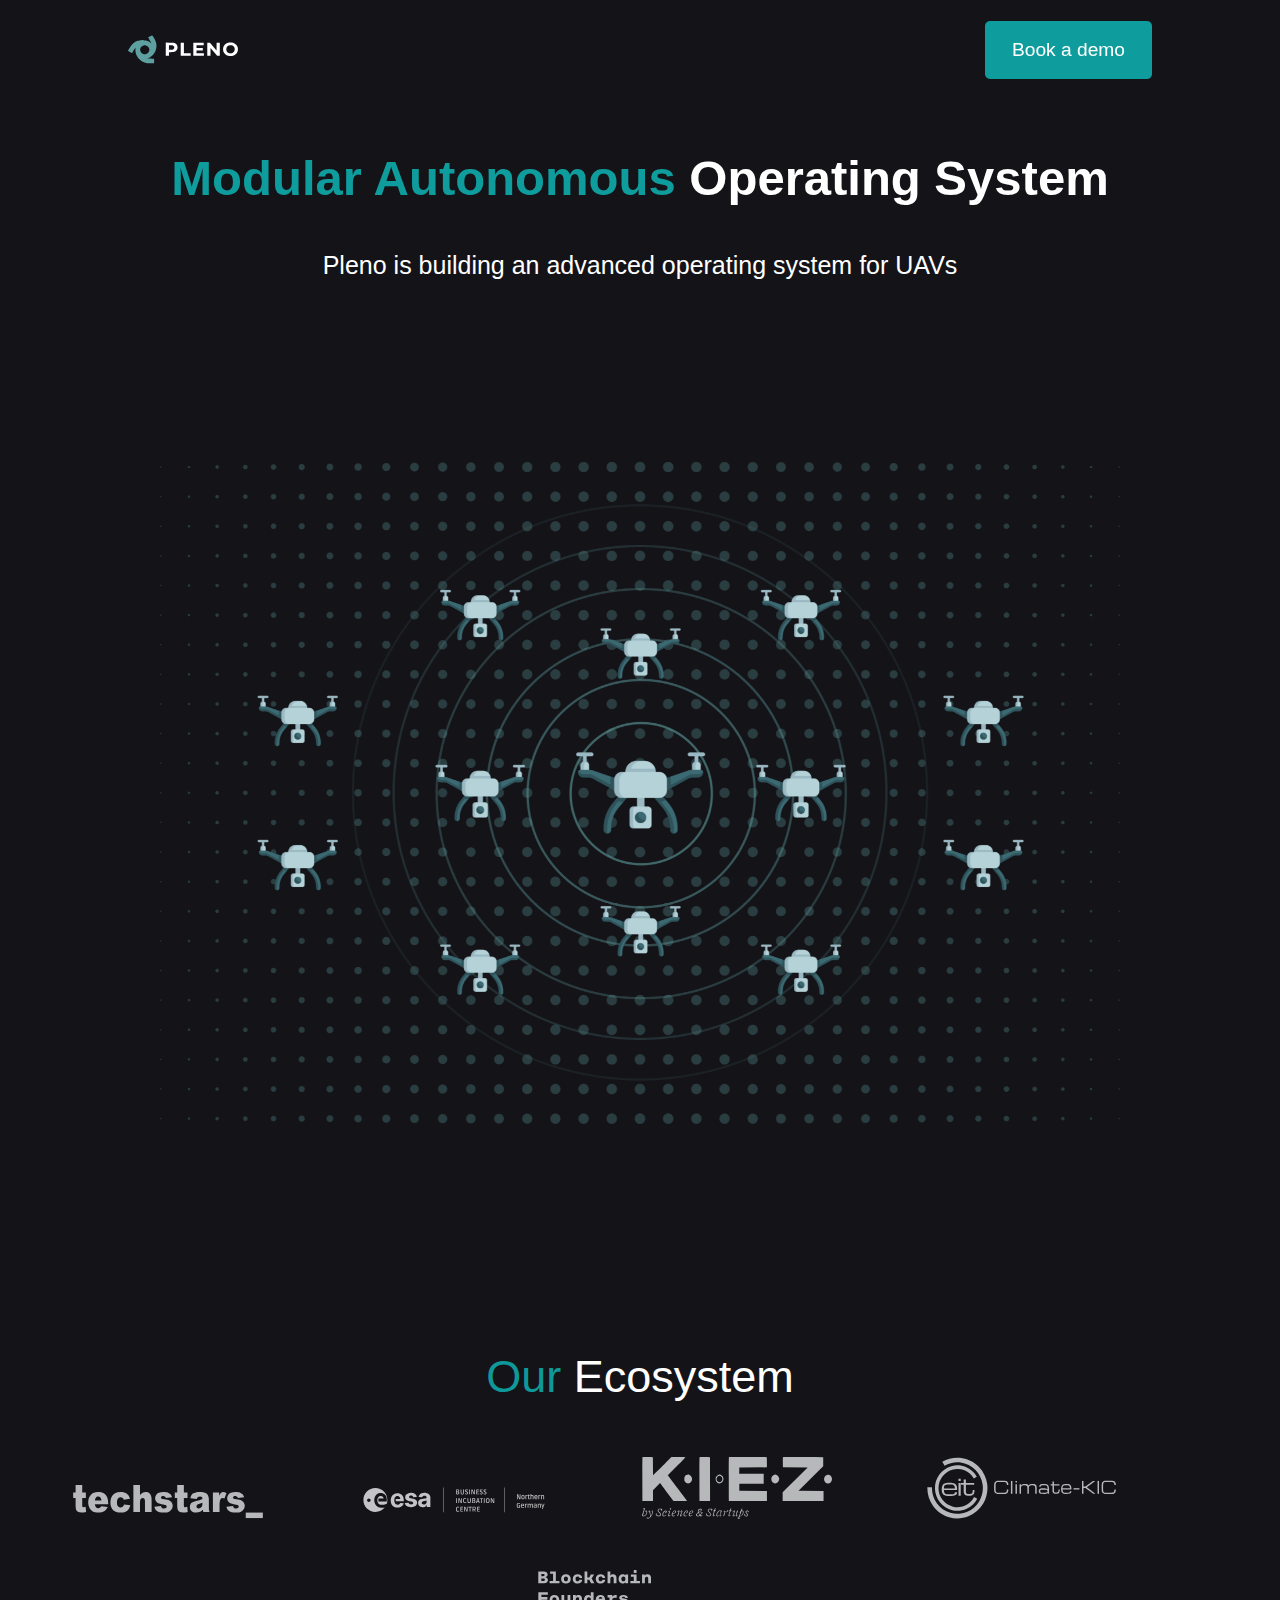
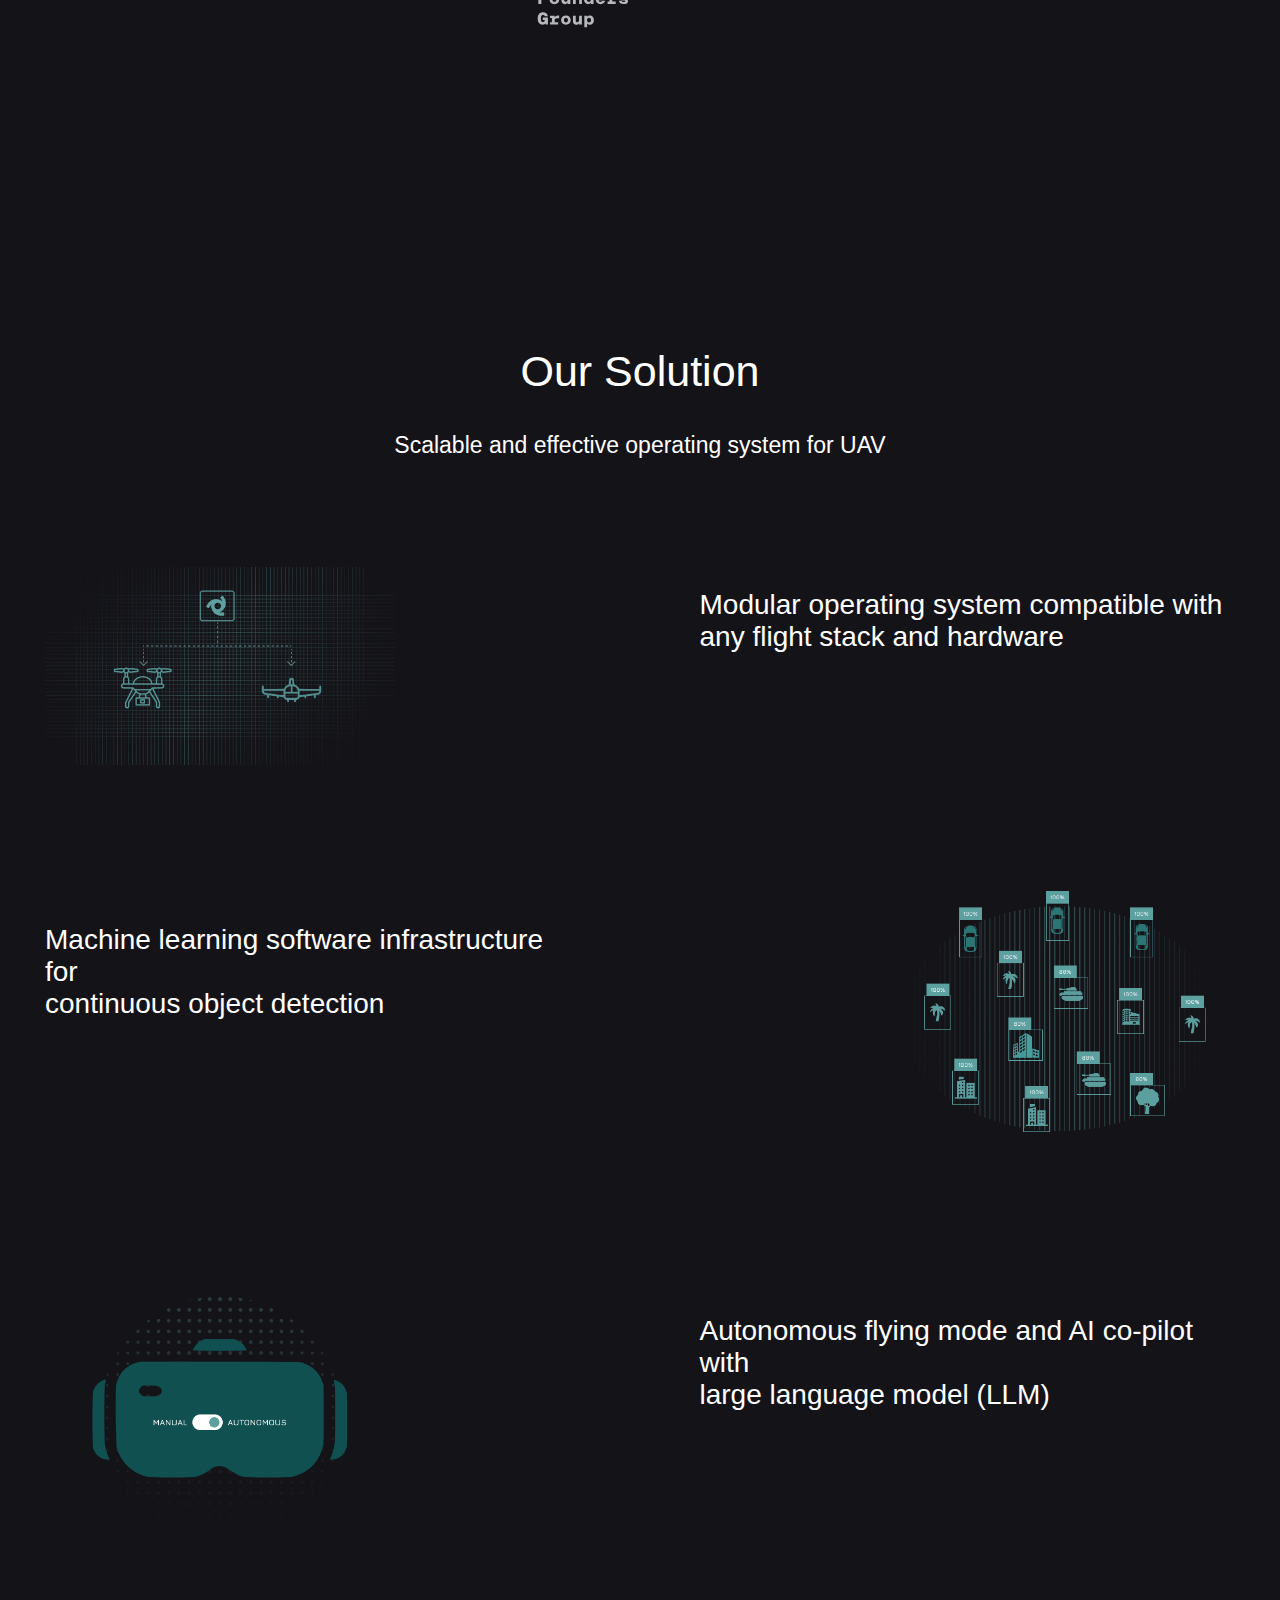
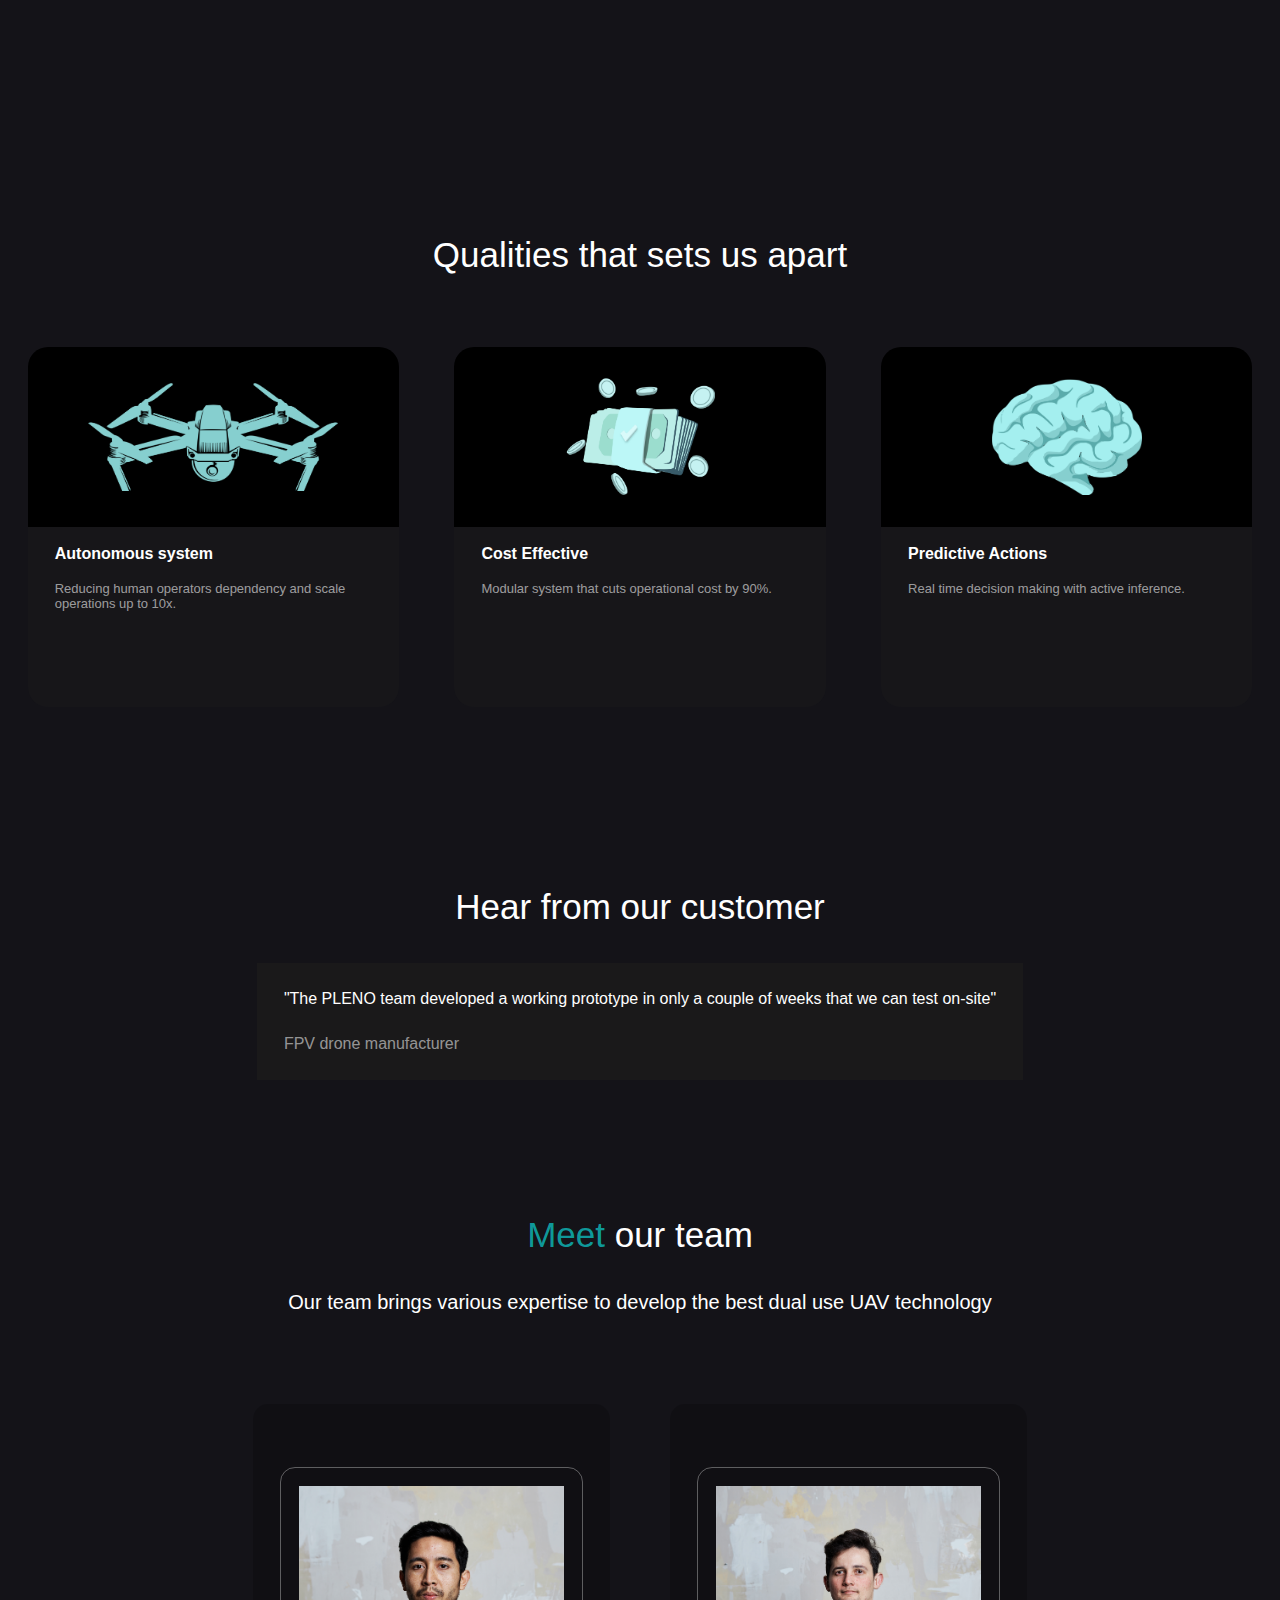
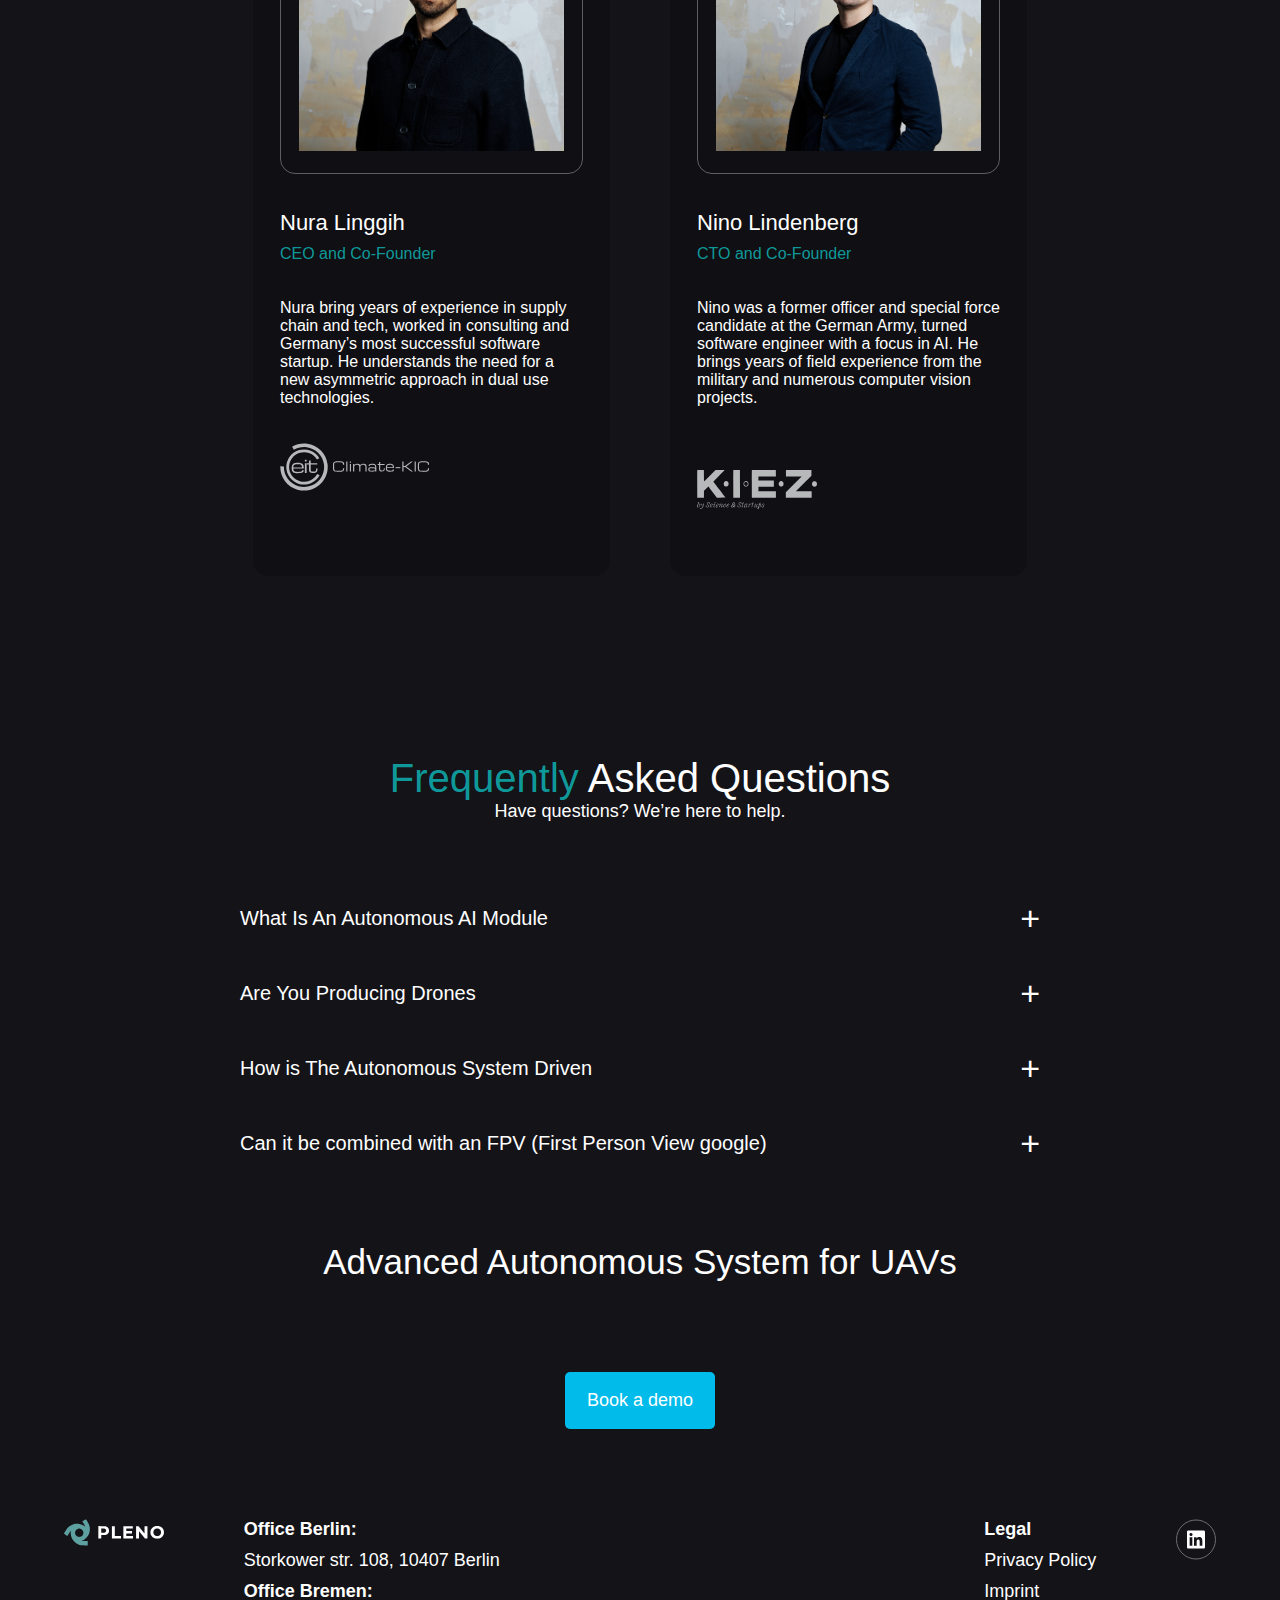
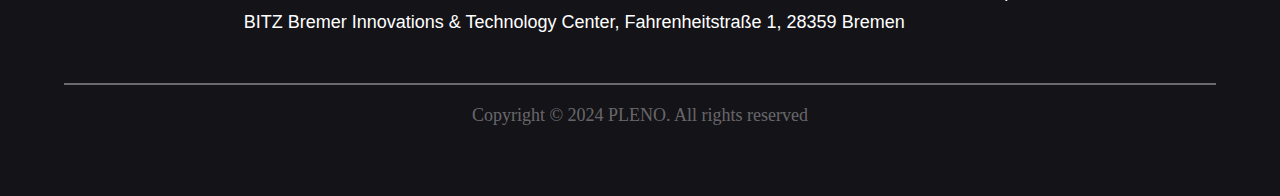
<file: index.html>
<!DOCTYPE html>
<html lang="en">
<head>
    <meta charset="UTF-8">
    <meta name="viewport" content="width=device-width, initial-scale=1.0">
    <title>PLENO</title>
    <link rel="stylesheet" href="style.css">
</head>
<body>
    <div class="nav-bar">
        <img src="images/logo-e65720d5_125849.svg">
            <!-- ---------------hamburger----------------- -->
        <label class="hamburger-menu">
            <input type="checkbox">
        </label>
        <aside class="sidebar">
            <nav>
                <div>Home</div>
                <div>About</div>
                <div>Product</div>
                <div>Contact</div>
            </nav>
        </aside>
        <a href="#">Book a demo</a>
    </div>
    <!-- ------------first-div------------ -->
    <div class="first-div">
        <h1><span id="Modular">Modular Autonomous</span> Operating System</h1>
        <p>Pleno is building an advanced operating system for UAVs
        </p>
    </div>

    <!--------- second-div---------- -->
    <div class="second-div">
        <img src="images/hero-a7fe902e_010007.png">
    </div>

    
    <!--------- third-div---------- -->
    <div class="third-div">
        <p><span id="Modular">Our</span> Ecosystem</p>
        <div>
            <img src="images/techstars-c351a6e9_125955.svg">

            <img src="images/esa2-715791b9_010006.svg">

            <img src="images/kiez-e23a821f_125843.svg">

            <img src="images/climate-644fa703_125957.svg">

            <img src="images/blockchain-2d8fbdaf_125956.svg">
        </div>
    </div>

    
    <!--------- fourth-div---------- -->
    <div class="fourth-div">
        <p id="Solution">Our Solution</p>
        <p>Scalable and effective operating system for UAV</p>
        <div class="fourth-div-cols">
            <div>
                <img src="images/drone-24d13835_125959.png">
                <p>Modular operating system compatible with any flight stack and hardware</p>
            </div>
            <div id="spec-div">
                <p>Machine learning software infrastructure for <br> continuous object detection</p>
                <img src="images/objectdetection-2c2afc7f_125953.png">
            </div>
            <div>
                <img src="images/automonous-76ed1078_125955.png">
                <p>Autonomous flying mode and AI co-pilot with <br> large language model (LLM)</p>
            </div>
        </div>
    </div>

    <!-- ------fifth-div------- -->
    <div class="fifth-div">
        <p id="qualities">Qualities that sets us apart</p>
        <div class="container">
            <div class="container-item">
                <div id="img-div">
                    <img src="images/AutonomousSystem-20958a8d_125955.png" id="first-cont-img">          
                </div>
                <div id="p-div">
                    <p id="sys">Autonomous system</p>
                    <p id="sys2">Reducing human operators dependency and scale operations up to 10x.</p> 
                </div>
            </div>
         
            <div class="container-item">
                <div id="img-div">
                   <img src="images/CostEffective-5e229151_125957.png" id="sec-cont-img">
                </div>
                <div id="p-div">
                    <p id="sys">Cost Effective</p> 
                    <p id="sys2">Modular system that cuts operational cost by 90%.</p>
                </div>
            </div>

            <div class="container-item">
                <div id="img-div">
                    <img src="images/PredictiveActions-278eaa1b_125954.png" id="third-cont-img">
                </div>
                <div id="p-div">
                    <p id="sys">Predictive Actions</p>
                    <p id="sys2">Real time decision making with active inference.</p> 
                </div>
            </div>
        </div>
    </div>

    <!-- ------sixth-div------- -->
    <div class="sixth-div">
        <p id="hear">Hear from our customer</p>
        <div class="manf">
            <p>"The PLENO team developed a working prototype in only a couple of weeks that we can test on-site"</p>
            <p  id="prototype">FPV drone manufacturer</p>
        </div>
    </div>

    <!-- ------seventh-div------- -->
    <div class="seventh-div">
        <p id="first-p"><span id="Modular">Meet</span> our team</p>
        <p id="expertise">Our team brings various expertise to develop the best dual use UAV technology</p>
        <div class="NN-col">
            <div class="NuNi-col">
                <div class="NN-img">
                    <img src="images/nura-3c134ab9_125921.jpg" id="NN-img">
                </div>
                <p id="Lin">Nura Linggih</p>
                <span id="Modular">CEO and Co-Founder</span>
                <p id="tech">Nura bring years of experience in supply chain and tech, worked in consulting and Germany’s most successful software startup. He understands the need for a new asymmetric 
                    approach in dual use technologies.</p>

                <img src="images/climate-644fa703_125957.svg" id="sec-img">
            </div>

            <div class="NuNi-col">
                <div class="NN-img">
                    <img src="images/nino-4cc6ad3d_125849.jpg" id="NN-img">
                </div>
                <p id="Lin">Nino Lindenberg</p>
                <span id="Modular">CTO and Co-Founder</span>
                <p id="tech">Nino was a former officer and special force candidate at the German Army, turned software engineer with a focus in AI. He brings years of field experience from the 
                    military and numerous computer vision projects.</p>
                
                <img src="images/kiez-e23a821f_125843.svg" id="sec2-img">
            </div>
        </div>
    </div>


    <!-- -----Faq-div------------ -->
    <div class="faq">
        <h2><span id="Modular"> Frequently</span> Asked Questions</h2>
        <p id="help">Have questions? We’re here to help.</p>
        <ul class="accordion">
            <li>
                <input type="radio" name="accordion" id="first">
                <label for="first">What Is An Autonomous AI Module</label>
                <div class="content">
                    <p>
                    Lorem ipsum dolor sit amet, consectetur adipisicing
                    elit. Quasi maiores dolor numquam ea consectetur 
                    exercitationem deserunt quae qui, unde accusantium,
                    assumenda sapiente! Consectetur inventore 
                    perferendis atque vero debitis, error laboriosam!
                    </p>
                </div>
            </li>
            <li>
                <input type="radio" name="accordion" id="second">
                <label for="second">Are You Producing Drones</label>
                <div class="content">
                    <p>
                        Lorem ipsum dolor sit amet, consectetur adipisicing
                        elit. Quasi maiores dolor numquam ea consectetur 
                        exercitationem deserunt quae qui, unde accusantium,
                        assumenda sapiente! Consectetur inventore 
                        perferendis atque vero debitis, error laboriosam!
                    </p>
                </div>
            </li>
            <li>
                <input type="radio" name="accordion" id="third">
                <label for="third">How is The Autonomous System Driven</label>
                <div class="content">
                    <p>
                        Lorem ipsum dolor sit amet, consectetur adipisicing
                        elit. Quasi maiores dolor numquam ea consectetur 
                        exercitationem deserunt quae qui, unde accusantium,
                        assumenda sapiente! Consectetur inventore 
                        perferendis atque vero debitis, error laboriosam!
                    </p>
                 </div>
            </li>
            <li>
                <input type="radio" name="accordion" id="fourth">
                <label for="fourth">Can it be combined with an FPV (First Person View google)</label>
                <div class="content">
                    <p>
                    Lorem ipsum dolor sit amet, consectetur adipisicing
                    elit. Quasi maiores dolor numquam ea consectetur 
                    exercitationem deserunt quae qui, unde accusantium,
                    assumenda sapiente! Consectetur inventore 
                    perferendis atque vero debitis, error laboriosam!
                    </p>
                </div>
            </li>
        </ul>
        <!--------------------footer--------------->

    <div class="footer">
        <p id="footer-p">Advanced Autonomous System for UAVs</p>
        <a href="#" id="footer-a">Book a demo</a>
        <div class="footer-main">
            <div class="footer-item"><img src="images/logo-e65720d5_125849.svg" id="logo"></div>
            <div class="footer-item">
                <p ><b>Office Berlin:</b></p>
                <p >Storkower str. 108, 10407 Berlin</p>
                <p  id="sp1"></p>
                <p ><b>Office Bremen:</b></p>
                <p >BITZ Bremer Innovations & Technology Center, Fahrenheitstraße 1, 28359 Bremen</span>
            </div>
            <div class="footer-item">
                <p ><b>Legal</b></p>
                <p >Privacy Policy</p>
                <p >Imprint</p>
            </div>
            <div class="footer-item"><img src="images/linkedin-e7602dd8.svg" id="linked-in"></div>
        </div>
        <hr>
        <p id="pd">Copyright © 2024 PLENO. All rights reserved</p>
    </div>
    
</body>
</html>
</file>
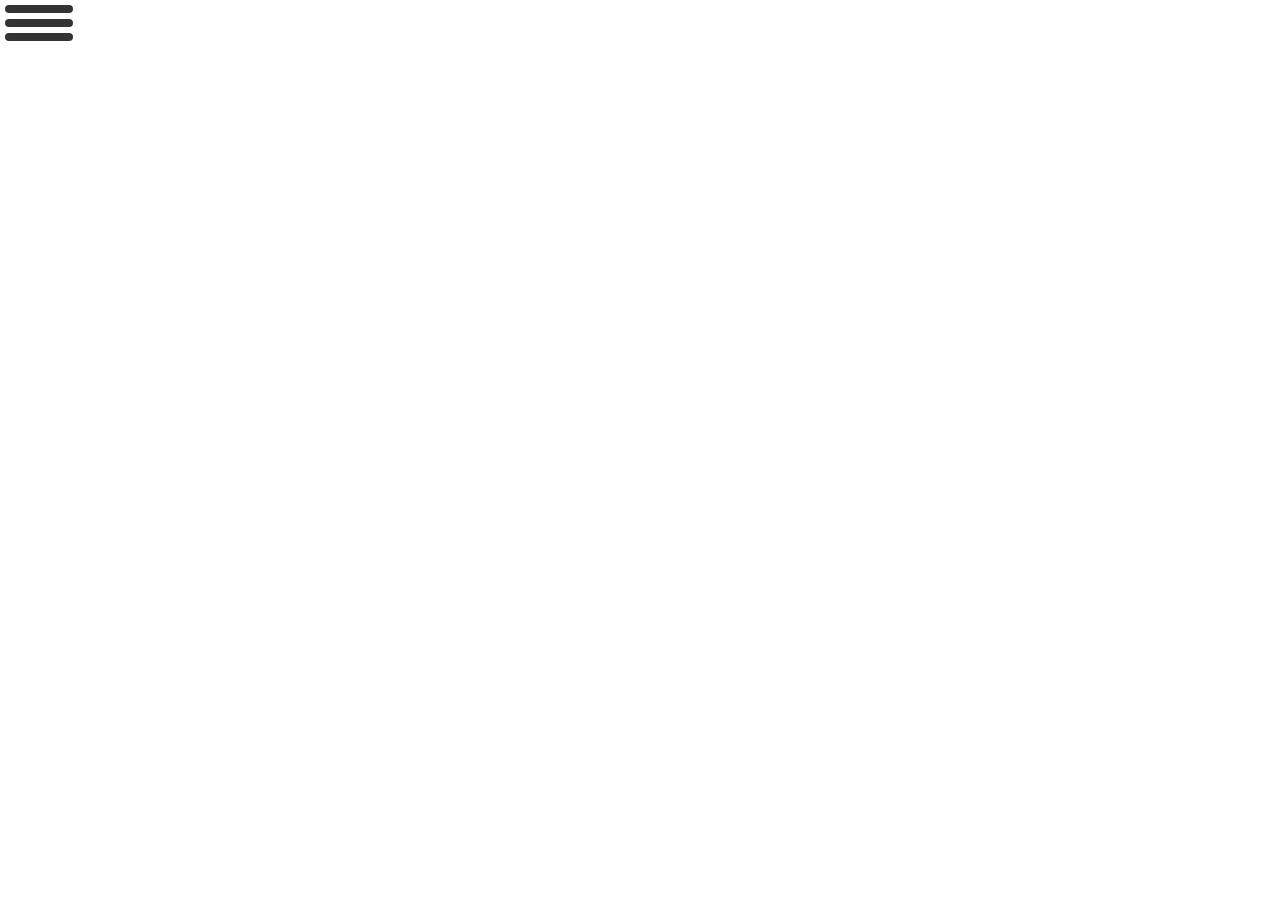
<file: nav.html>
<!DOCTYPE html>
<html lang="en">
<head>
    <meta charset="UTF-8">
    <meta name="viewport" content="width=device-width, initial-scale=1.0">
    <title>nav1</title>
    <link rel="stylesheet" href="styles.css">
</head>
<body>
    <!-- ---------------hamburger----------------- -->
    <div class="hamburger">
        <label class="hamburger-menu">
            <input type="checkbox">
        </label>
        <aside class="sidebar">
            <nav>
                <div>home</div>
                <div>about</div>
                <div>product</div>
                <div>contact</div>
            </nav>
        </aside>
    </div>
    <!-- ---------------hamburger----------------- -->
</body>
</html>
</file>
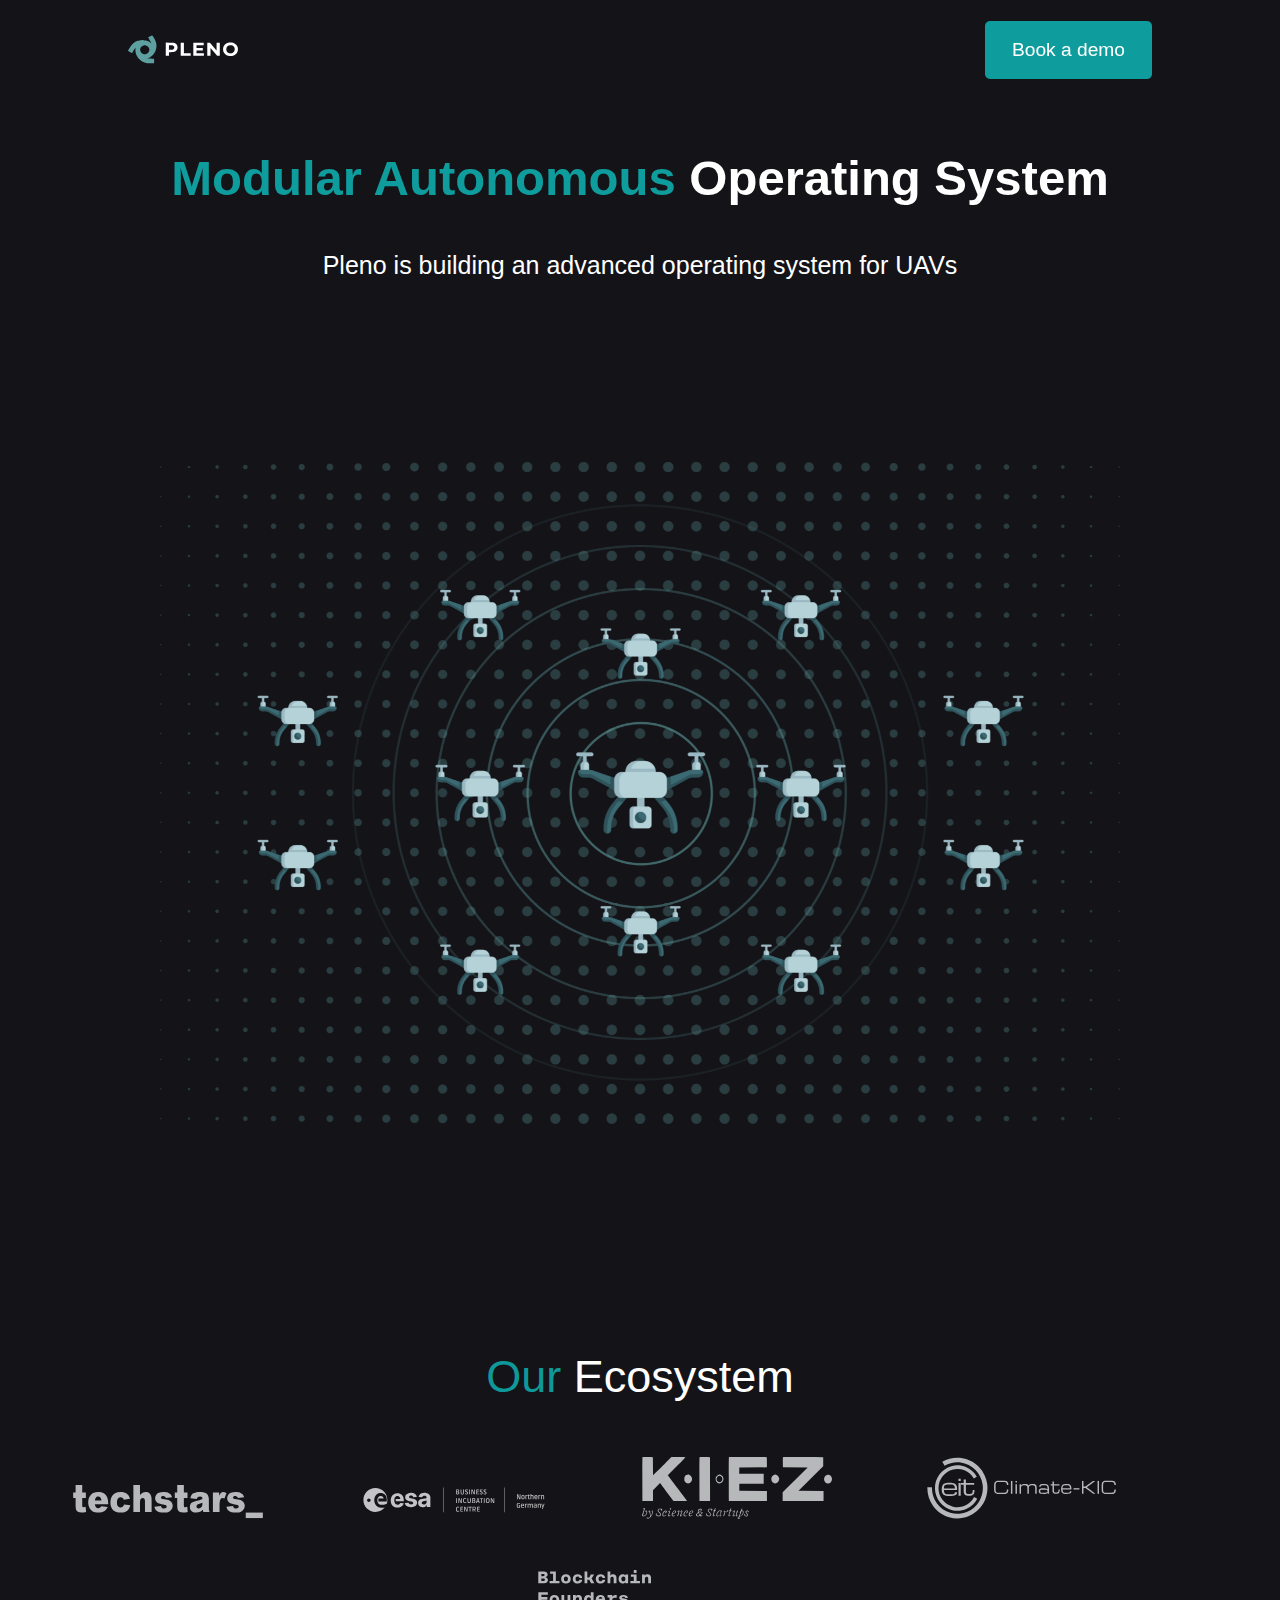
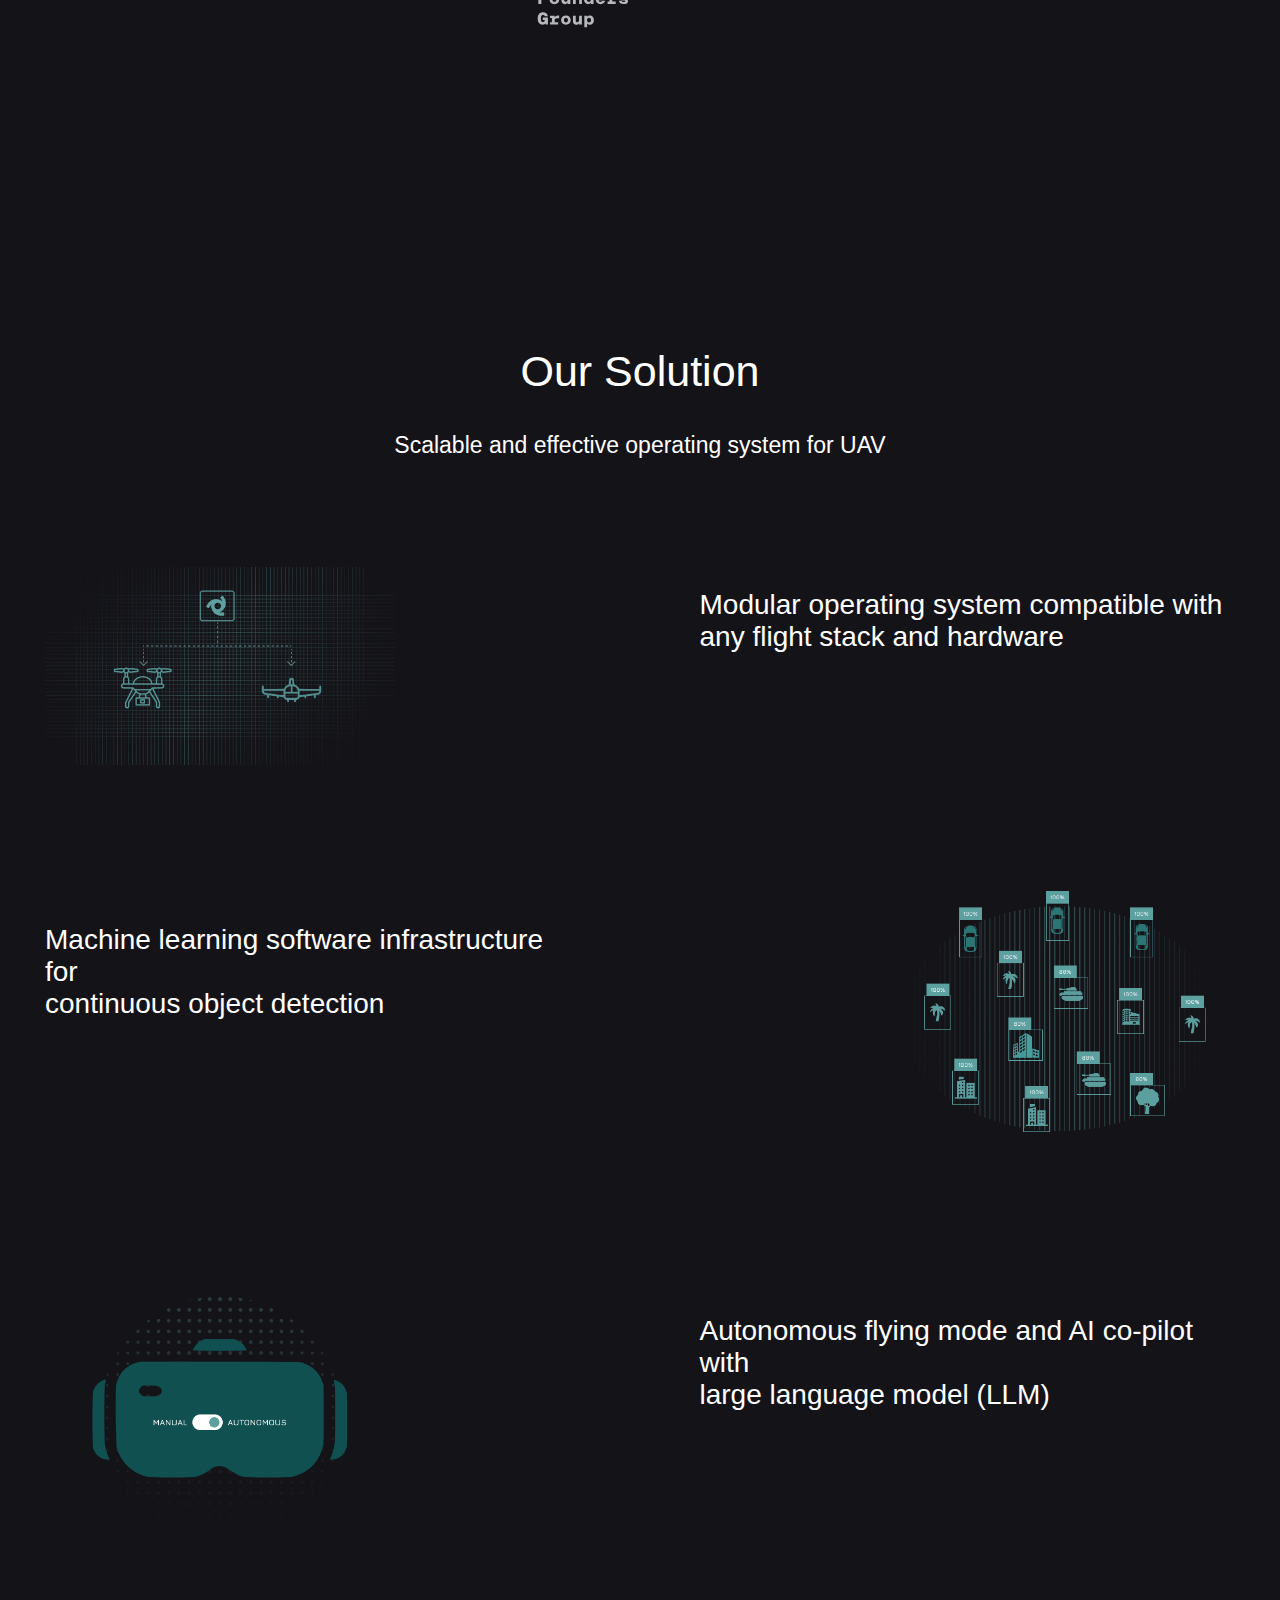
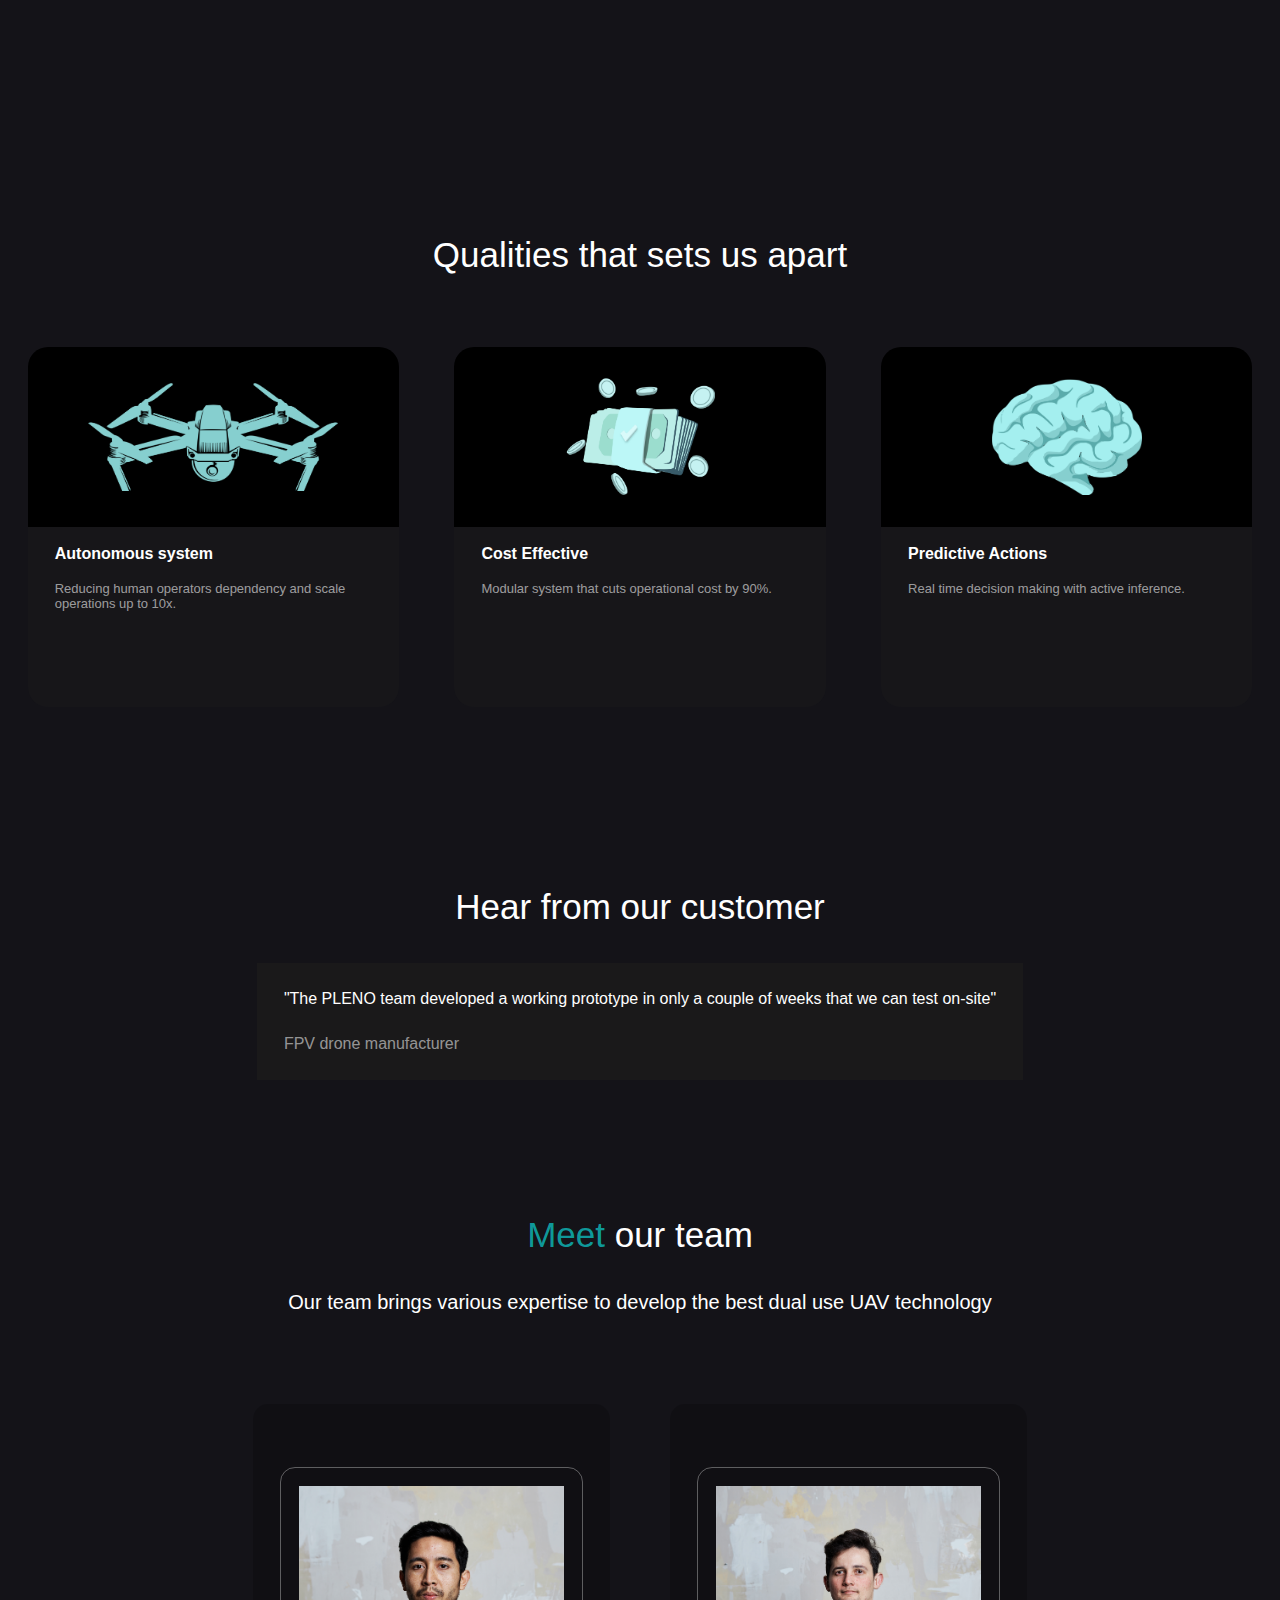
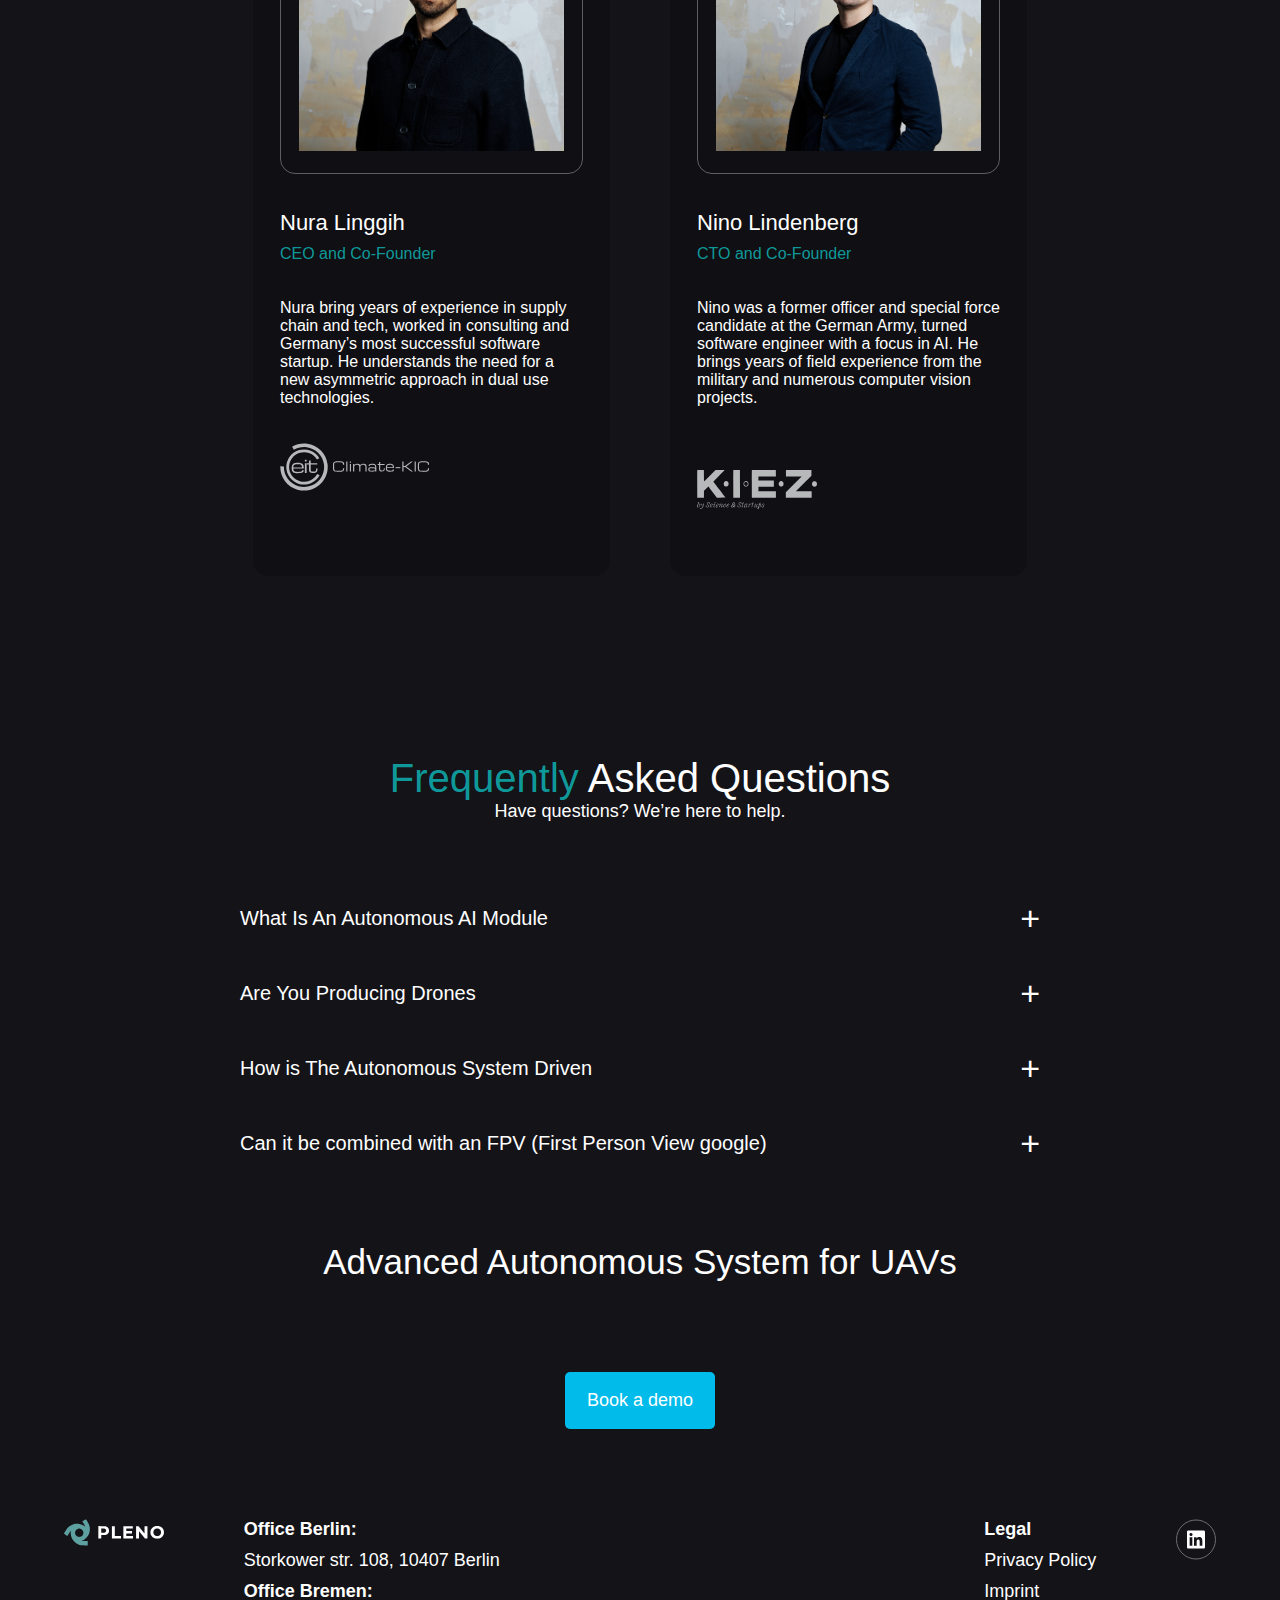
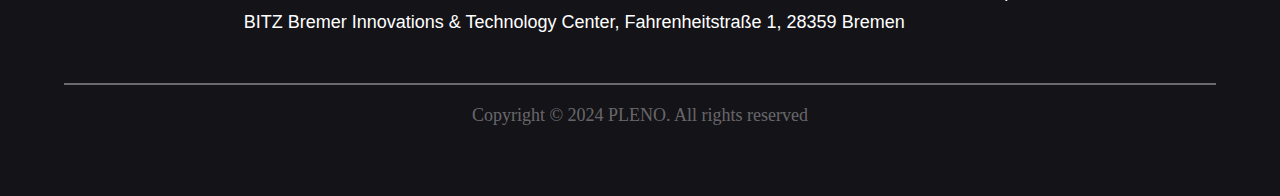
<file: pleno.html>
<!DOCTYPE html>
<html lang="en">
<head>
    <meta charset="UTF-8">
    <meta name="viewport" content="width=device-width, initial-scale=1.0">
    <title>PLENO</title>
    <link rel="stylesheet" href="style.css">
</head>
<body>
    <div class="nav-bar">
        <img src="images/logo-e65720d5_125849.svg">
            <!-- ---------------hamburger----------------- -->
        <label class="hamburger-menu">
            <input type="checkbox">
        </label>
        <aside class="sidebar">
            <nav>
                <div>Home</div>
                <div>About</div>
                <div>Product</div>
                <div>Contact</div>
            </nav>
        </aside>
        <a href="#">Book a demo</a>
    </div>
    <!-- ------------first-div------------ -->
    <div class="first-div">
        <h1><span id="Modular">Modular Autonomous</span> Operating System</h1>
        <p>Pleno is building an advanced operating system for UAVs
        </p>
    </div>

    <!--------- second-div---------- -->
    <div class="second-div">
        <img src="images/hero-a7fe902e_010007.png">
    </div>

    
    <!--------- third-div---------- -->
    <div class="third-div">
        <p><span id="Modular">Our</span> Ecosystem</p>
        <div>
            <img src="images/techstars-c351a6e9_125955.svg">

            <img src="images/esa2-715791b9_010006.svg">

            <img src="images/kiez-e23a821f_125843.svg">

            <img src="images/climate-644fa703_125957.svg">

            <img src="images/blockchain-2d8fbdaf_125956.svg">
        </div>
    </div>

    
    <!--------- fourth-div---------- -->
    <div class="fourth-div">
        <p id="Solution">Our Solution</p>
        <p>Scalable and effective operating system for UAV</p>
        <div class="fourth-div-cols">
            <div>
                <img src="images/drone-24d13835_125959.png">
                <p>Modular operating system compatible with any flight stack and hardware</p>
            </div>
            <div id="spec-div">
                <p>Machine learning software infrastructure for <br> continuous object detection</p>
                <img src="images/objectdetection-2c2afc7f_125953.png">
            </div>
            <div>
                <img src="images/automonous-76ed1078_125955.png">
                <p>Autonomous flying mode and AI co-pilot with <br> large language model (LLM)</p>
            </div>
        </div>
    </div>

    <!-- ------fifth-div------- -->
    <div class="fifth-div">
        <p id="qualities">Qualities that sets us apart</p>
        <div class="container">
            <div class="container-item">
                <div id="img-div">
                    <img src="images/AutonomousSystem-20958a8d_125955.png" id="first-cont-img">          
                </div>
                <div id="p-div">
                    <p id="sys">Autonomous system</p>
                    <p id="sys2">Reducing human operators dependency and scale operations up to 10x.</p> 
                </div>
            </div>
         
            <div class="container-item">
                <div id="img-div">
                   <img src="images/CostEffective-5e229151_125957.png" id="sec-cont-img">
                </div>
                <div id="p-div">
                    <p id="sys">Cost Effective</p> 
                    <p id="sys2">Modular system that cuts operational cost by 90%.</p>
                </div>
            </div>

            <div class="container-item">
                <div id="img-div">
                    <img src="images/PredictiveActions-278eaa1b_125954.png" id="third-cont-img">
                </div>
                <div id="p-div">
                    <p id="sys">Predictive Actions</p>
                    <p id="sys2">Real time decision making with active inference.</p> 
                </div>
            </div>
        </div>
    </div>

    <!-- ------sixth-div------- -->
    <div class="sixth-div">
        <p id="hear">Hear from our customer</p>
        <div class="manf">
            <p>"The PLENO team developed a working prototype in only a couple of weeks that we can test on-site"</p>
            <p  id="prototype">FPV drone manufacturer</p>
        </div>
    </div>

    <!-- ------seventh-div------- -->
    <div class="seventh-div">
        <p id="first-p"><span id="Modular">Meet</span> our team</p>
        <p id="expertise">Our team brings various expertise to develop the best dual use UAV technology</p>
        <div class="NN-col">
            <div class="NuNi-col">
                <div class="NN-img">
                    <img src="images/nura-3c134ab9_125921.jpg" id="NN-img">
                </div>
                <p id="Lin">Nura Linggih</p>
                <span id="Modular">CEO and Co-Founder</span>
                <p id="tech">Nura bring years of experience in supply chain and tech, worked in consulting and Germany’s most successful software startup. He understands the need for a new asymmetric 
                    approach in dual use technologies.</p>

                <img src="images/climate-644fa703_125957.svg" id="sec-img">
            </div>

            <div class="NuNi-col">
                <div class="NN-img">
                    <img src="images/nino-4cc6ad3d_125849.jpg" id="NN-img">
                </div>
                <p id="Lin">Nino Lindenberg</p>
                <span id="Modular">CTO and Co-Founder</span>
                <p id="tech">Nino was a former officer and special force candidate at the German Army, turned software engineer with a focus in AI. He brings years of field experience from the 
                    military and numerous computer vision projects.</p>
                
                <img src="images/kiez-e23a821f_125843.svg" id="sec2-img">
            </div>
        </div>
    </div>


    <!-- -----Faq-div------------ -->
    <div class="faq">
        <h2><span id="Modular"> Frequently</span> Asked Questions</h2>
        <p id="help">Have questions? We’re here to help.</p>
        <ul class="accordion">
            <li>
                <input type="radio" name="accordion" id="first">
                <label for="first">What Is An Autonomous AI Module</label>
                <div class="content">
                    <p>
                    Lorem ipsum dolor sit amet, consectetur adipisicing
                    elit. Quasi maiores dolor numquam ea consectetur 
                    exercitationem deserunt quae qui, unde accusantium,
                    assumenda sapiente! Consectetur inventore 
                    perferendis atque vero debitis, error laboriosam!
                    </p>
                </div>
            </li>
            <li>
                <input type="radio" name="accordion" id="second">
                <label for="second">Are You Producing Drones</label>
                <div class="content">
                    <p>
                        Lorem ipsum dolor sit amet, consectetur adipisicing
                        elit. Quasi maiores dolor numquam ea consectetur 
                        exercitationem deserunt quae qui, unde accusantium,
                        assumenda sapiente! Consectetur inventore 
                        perferendis atque vero debitis, error laboriosam!
                    </p>
                </div>
            </li>
            <li>
                <input type="radio" name="accordion" id="third">
                <label for="third">How is The Autonomous System Driven</label>
                <div class="content">
                    <p>
                        Lorem ipsum dolor sit amet, consectetur adipisicing
                        elit. Quasi maiores dolor numquam ea consectetur 
                        exercitationem deserunt quae qui, unde accusantium,
                        assumenda sapiente! Consectetur inventore 
                        perferendis atque vero debitis, error laboriosam!
                    </p>
                 </div>
            </li>
            <li>
                <input type="radio" name="accordion" id="fourth">
                <label for="fourth">Can it be combined with an FPV (First Person View google)</label>
                <div class="content">
                    <p>
                    Lorem ipsum dolor sit amet, consectetur adipisicing
                    elit. Quasi maiores dolor numquam ea consectetur 
                    exercitationem deserunt quae qui, unde accusantium,
                    assumenda sapiente! Consectetur inventore 
                    perferendis atque vero debitis, error laboriosam!
                    </p>
                </div>
            </li>
        </ul>
        <!--------------------footer--------------->

    <div class="footer">
        <p id="footer-p">Advanced Autonomous System for UAVs</p>
        <a href="#" id="footer-a">Book a demo</a>
        <div class="footer-main">
            <div class="footer-item"><img src="images/logo-e65720d5_125849.svg" id="logo"></div>
            <div class="footer-item">
                <p ><b>Office Berlin:</b></p>
                <p >Storkower str. 108, 10407 Berlin</p>
                <p  id="sp1"></p>
                <p ><b>Office Bremen:</b></p>
                <p >BITZ Bremer Innovations & Technology Center, Fahrenheitstraße 1, 28359 Bremen</span>
            </div>
            <div class="footer-item">
                <p ><b>Legal</b></p>
                <p >Privacy Policy</p>
                <p >Imprint</p>
            </div>
            <div class="footer-item"><img src="images/linkedin-e7602dd8.svg" id="linked-in"></div>
        </div>
        <hr>
        <p id="pd">Copyright © 2024 PLENO. All rights reserved</p>
    </div>
    
</body>
</html>
</file>
<file: style.css>
* {
    margin: 0;
    padding: 0;
    box-sizing: border-box;
    font-family: 'Roboto',sans-serif;
}
body{
    background: #010005ec;
    color: #fff;
}
.nav-bar{
    display: flex;
    align-items: center;
    justify-content: space-between;
    padding: 0 10vw;
    height: 100px;
    background: transparent;
    backdrop-filter: blur(15px);
    margin-bottom: 13vh;
    position: fixed; 
    min-width: 100vw;
    z-index: 999999999;
}
.nav-bar img{
    width: 110px;
}
.nav-bar a{
    text-decoration: none;
    color: #fff;
    font-size: larger;
    padding: 2vh 3vh;
    background: #0fb1b1de;
    border-radius: 5px;
}
/* -------hamburger------------ */
:root{
    --bar-width: 25px;
    --bar-height: 2px;
    --hamburger-gap: 4px;
    --foreground: #ffff;
    --background: #ffffff;
    --hamburger-margin: 5px ;
    --animation-timing: 200ms ease-in-out;
    --hamburger-height: calc(var(--bar-height)*3 + var(--hamburger-gap)*2);
    --x-width: calc(var(--hamburger-height)* 1.41425356237);

}
.hamburger-menu{
    --x-width: calc(var(--hamburger-height)* 1.41425356237);
    display: flex;
    flex-direction: column;
    gap: var(--hamburger-gap);
    min-width: 60pxpx; 
    cursor: pointer;
    z-index: 2;
    opacity: 0;
}
.hamburger-menu:has(input:checked){
    --foreground:  #ffffff;
    --background: #333;
}
.hamburger-menu:has(input:focus-visible)::after,
.hamburger-menu:has(input:focus-visible)::before,
.hamburger-menu input:focus-visible{
    border: 1px solid var(--background);
    box-shadow: 0 0 0 1px var(--foreground);
}
.hamburger-menu::after{
    position: relative;
    left: 0px;
}
.hamburger-menu::before,
.hamburger-menu::after,
.hamburger-menu input{
    content: "";
    width: var(--bar-width);
    height: var(--bar-height);
    background-color: var(--foreground);
    border-radius: 2px;
    gap: var(--hamburger-gap);
    transition: opacity var(--animation-timing),
    width var(--animation-timing), rotate var(--animation-timing),
    transform var(--animation-timing),  background-color var(--animation-timing);
    transform-origin: left center;
}
.hamburger-menu:has(input:checked)::before{
    rotate: 45deg; 
    width: var(--x-width);
    translate: 0 calc(var(--bar-height)/-2);
}
.hamburger-menu:has(input:checked)::after{
    rotate: -45deg;
    width: var(--x-width);
    translate: 0 calc(var(--bar-height)/2);
}
.hamburger-menu input{
    appearance: none;
    padding: 0;
    margin: 0;
    outline: 0;
    pointer-events: none;    
}
.hamburger-menu input:checked{
    opacity: 0;
    width: 0;
}
.sidebar{
    transition: translate var(--animation-timing);
    translate: -200%;
    padding: 0.5rem 1rem;
    padding-top: calc(var(--hamburger-height) + var(--hamburger-margin) + 1rem);
    background-color: rgba(0, 0, 0, 0.856);
    color: var(--background);
    min-width: 100vw;
    min-height: 100vh;
    position: fixed;
    top: 0px;
    left: 0px;
    display: flex;
    align-items: center;
    justify-content: center;
    font-size: 24px;
    font-weight: bold;
}
.sidebar nav div{
    margin-bottom: 20px;
    cursor: pointer;
}
.hamburger-menu:has(input:checked) + .sidebar{
    translate: 0;
}

/*-----first-div-------*/
.first-div{
    text-align: center;
    width: 100%;
    padding-bottom: 20vh;
    padding-top: 150px;
}
.first-div h1{
    margin-bottom: 5vh;
    font-size: 49px;
}
#Modular{
    color: #0fb1b1de;
}
.first-div p{
    font-size: 25px;
}

/*-----second-div-------*/
.second-div{
    background: #0fb1b100;
    margin-bottom: 25vh;
    backdrop-filter: blur(100px);
}
.second-div img{
    max-width: 75%;
    height: auto;
    margin: 0 auto;
    display: flex;
}

/*-----third-div-------*/
.third-div{
    text-align: center;
    margin-bottom: 30vh;
}
.third-div p{
    font-size: 45px;
    margin-bottom: 6vh;
}
.third-div img{
    width: 190px;
    margin-right: 10vh;
    margin-bottom: 5vh;
}
.third-div div :nth-child(5){
    width: 120px;
}

/*--------- fourth-div------ */
.fourth-div{
    margin-bottom: 30vh;
}
.fourth-div #Solution{
    font-size: 43px;
    font-weight: 400;
    margin-bottom: 4vh;
}
.fourth-div p{
    font-size: 23px;
    margin-bottom: 10vh;
    text-align: center;
}
.fourth-div-cols div{
    display: flex;
    padding: 2vh 5vh;
    margin-bottom: 10vh; 
    justify-content: space-between;
}
.fourth-div-cols img{
    width: 350px;
}
.fourth-div-cols div p{
    max-width: 45%;
    align-self: center;
    text-align: left;
    font-size: 28px;
    font-weight: 500;
    display: inline-flex;
}


/*--------- fifth-div------ */
.fifth-div{
    margin-bottom: 20vh;
}
.fifth-div #qualities{
    text-align: center;
    font-size: 35px;
    font-weight: 500;
    margin-bottom: 8vh;
}
.fifth-div .container{
    display: flex;
    align-items: center;
    justify-content: space-around;
}
.fifth-div .container-item{
    width: 29vw;
}
.container-item #img-div{
    background: #000;
    height: 20vh;
    width: 100%;
    border-top-left-radius: 20px;
    border-top-right-radius: 20px;
    display: flex;
    align-items: center;
    justify-content: center;
}
.container #first-cont-img{
    width: 250px;
}
.container-item #sec-cont-img{
    width: 150px;
}
.container-item #third-cont-img{
    width: 150px;
}
.container-item #p-div{
    height: 20vh;
    width: 100%;
    background: #1d1c1c57;
    border-bottom-left-radius: 20px;
    border-bottom-right-radius: 20px;
}
.container-item #sys{
    padding: 2vh 3vh;
    font-weight: 700;
}
.container-item #sys2{
    padding: 0 3vh;
    font-size: small;
    color: #ffffff96;
}

/* ---------sixth-div---------- */
.sixth-div{
    text-align: center;
    margin-bottom: 15vh;
}
.sixth-div #hear{
    font-size: 35px;
    margin-bottom: 4vh;
}
.sixth-div .manf{
    text-align: left;
    padding: 3vh;
    background-color: #1d1c1caf;
    display: inline-block;
}
.manf #prototype{
    margin-top: 3vh;
    color: #ffffff8c;
}
/* --------seventh-div---------- */
.seventh-div{
    margin-bottom: 20vh;
}
.seventh-div #first-p{
    font-size: 35px;
    margin-bottom: 4vh;
    text-align: center;
}
.seventh-div #expertise{
    text-align: center;
    font-size: 20px;
    margin-bottom: 10vh;
}
.seventh-div .NN-col{
    display: flex;
    gap: 60px;
    justify-content: center;
    padding: 0 5vh;
}
.NN-col .NuNi-col{
    width: 30%;
    padding: 7vh 3vh;
    border-radius: 15px;
    background: #0000002f
}
.NuNi-col .NN-img{
    padding: 2vh;
    border: solid 0.5px #ffffff54;
    border-radius: 15px;
}
.NN-img #NN-img{
    width: 100%;
}
.NuNi-col #Lin{
    font-size: 22px;
    margin-top: 4vh;
    margin-bottom: 1vh;
}
.NuNi-col #tech{
    margin-top: 4vh;
}
.NuNi-col #sec-img{
    margin-top: 4vh;
    width: 150px;
}
.NuNi-col #sec2-img{
    margin-top: 7vh;
    width: 120px;
}

/* ---------------faq----------- */
.faq{
    text-align: center;
    font-size: 18px;
}
.faq h2{
    font-weight: 500;
    font-size: 40px;
}
.accordion{
    margin: 60px auto;
    width: 100%;
    max-width: 850px;
}
.accordion li{
    list-style: none;
    width: 100%;
    padding: 5px;
}
.accordion li label{
    display: flex;
    align-items: center;
    padding: 20px;
    font-size: 20px;
    font-weight: 000;
    margin-bottom: 2px;
    cursor: pointer;
    position: relative;
}
label::after{
    content: '+';
    font-size: 34px;
    position: absolute;
    right: 20px;
    transition: transform 0.5s; 
}
input[type="radio"] {
    display: none;
}
.accordion .content{
    text-align: left;  
    padding: 0 20px;
    max-height: 0;
    overflow: hidden;
    transition: 0.5s, padding 0.5s;
}
.accordion input[type="radio"]:checked + label + .content{
    max-height: 600px;
    padding: 30px 20px;
} 
.accordion input[type="radio"]:checked + label::after{
   content: '-';
}
.faq .email-signup{
    max-width: 600px;
    margin: 20px auto 60px;
}
.faq small{
    font-size: 13px;
}

/* -------------footer----------- */
.footer #footer-p{
    text-align: center;
    font-size: 35px;
}
.footer #footer-a{
    text-decoration: none;
    color: #fff;
    padding: 2vh 2vh;
    background: #00ccffe8;
    display: flex;
    width: 150px;
    border-radius: 5px;
    margin: 10vh auto;
    justify-content: center;
}
.footer-main{
    display: flex;
    padding-left: 5vw;
    padding-right: 5vw;
    justify-content: space-between;
    text-align: left;
    margin-bottom: 40px;
    min-width: 90vw;
}
.footer-main p{
    margin-bottom: 10px;
}
.footer hr{
    display: block;
    margin-left: 5vw;
    margin-right: 5vw;
    min-width: 90vw;
    border: solid 0.5px #ffffff5e;
}
.footer #pd{
    text-align: center;
    font-weight:lighter;
    margin-bottom: 70px;
    margin-top: 20px;
    color: #ffffff5e;
    font-weight: thin;
    font-family: Times, serif;
}
@media only screen and (max-width:800px){ 
    .nav-bar a{
        display: none;
    }
    .first-div{
        text-align: left;
        padding-left: 20px;
        padding-bottom: 15vh;
    }
    .hamburger-menu{
        opacity: 1;
    }
    .sidebar{
        background-color: #010005f8;
    }
    .first-div h1{
        font-size: 35px;
        padding-right: 5vw;
        margin-top: 8vh;
    }
    .first-div p{
        font-size: 15px;
    }

    /*-----second-div-------*/
    .second-div img{
        max-width:  100%;
    }

    /*-----third-div-------*/
    .third-div{
        justify-content: center;
        align-items: center;
        margin-bottom: 30px;
    }
    .third-div p{
        font-size: 37px;
        margin-bottom: 3vh;
    }
    .third-div img{
        width: 165px;
        display: block;
        margin: 2vh auto;
    }

    /*--------- fourth-div------ */
    .fourth-div{
        margin-bottom: 45px;
    }
    .fourth-div #Solution{
        font-size: 35px;
        text-align: left;
        padding: 0 3vh;
    }
    .fourth-div p{
        font-size: 18px;
        text-align: left;
        padding: 0 3vh;
        margin-bottom: 5vh;
    }
    .fourth-div-cols div{
        flex-direction: column;
        padding: 0;
        margin-bottom: 20px;
    }
    .fourth-div-cols img{
        width: 350px;
        max-width: 95%;
        margin-bottom: 15px;
    }
    .fourth-div-cols div p{
        text-align: left;
        max-width: 100%;
        font-size: 24px;
        font-weight: 400;
    }
    .fourth-div-cols #spec-div{
        flex-direction: column-reverse;
    }

    /*--------- fifth-div------ */
    .fifth-div{
        padding: 0 3vh;
        margin-bottom: 30px;
    }
    .fifth-div #qualities{
        text-align: left;
        font-size: 28px;
        margin-bottom: 30px;  
    }
    .fifth-div .container{
        flex-direction: column;
        justify-content: center;
        /* padding: 0 4vw; */
    }
    .fifth-div .container-item{
        width: 100%;
        margin-bottom: 20px;
    } 
    .container-item #img-div{
        /* padding: 20px; */
        width: 100%;
        height: 38vw;
        border-radius: 7px;
        border-bottom-left-radius: 0px;
        border-bottom-right-radius: 0px;
    }
    .container-item img{
        min-width: 45%;
        height: auto;
    }
    .container-item #p-div{
        border-radius: 7px;
        border-top-left-radius: 0px;
        border-top-right-radius: 0px;
    }

    /* ---------sixth-div---------- */
    .sixth-div .manf{
        margin: 0 18px;
    }

    /*-- ------seventh-div------- --*/
    .seventh-div{

    }
    .seventh-div .NN-col{
        flex-direction: column;
    }
    .NN-col .NuNi-col{
        width: 100%;
    }
    /* ---------------faq----------- */
    .faq{
        text-align: left;
        max-width: 100%;
        padding: 0 3vh;
        font-size: 16px;
    }
    .faq h2{
        font-size: 35px;
        font-weight: 600;
        margin-bottom: 10px;
    }
    .faq h2{
        font-size: 20px;
    }
    .accordion .content{
        font-size: 14px;
    }
    .accordion li label{
        padding: 10px;
        font-size: 10px;
        font-weight: 100;
    }
    label::after{
        font-size: 22px;
    }
    .faq #help{
        font-size: 20px;
    }
    .accordion li{
        padding: 0;
    }
    .accordion li label{
        padding: 3vh 0;
        font-size: 12px;
        font-weight: 600;
    }
    label::after{
        content: '+';
        font-size: 20px;
        position: absolute;
        right: 5px;
        transition: transform 0.5s; 
    }
    .accordion .content{
        padding: 0;
    }
    .accordion input[type="radio"]:checked + label + .content{
        padding: 10px 0;
    }

    /*-------------footer----------- */
    .footer #footer-a{
        padding: 15px 15px;
    }
    .footer-item img{
        padding-bottom: 20px;
    }
    .footer-main{
        display: block;
        padding: 0;
        margin: 0;
        max-width: 100%;
    }
    .footer-main #logo{
        margin: 0 auto;
    }
    .footer hr{
        margin: 10px 0;
    }
    .footer-main p{
        margin-bottom: 15px;
    }
    .footer #linked-in{
        display: none;
    }
    .footer-item #linked-in2{
        display: block;
        position: absolute;
        right: 20px;
    }
}
</file>
<file: styles.css>
*, *::after, *::before{
    box-sizing: border-box;
}
body{
    margin: 0;
    padding: 0;
}
:root{
    --bar-width: 68px;
    --bar-height: 8px;
    --hamburger-gap: 6px;
    --foreground: #333;
    --background: #ffffff;
    --hamburger-margin: 5px ;
    --animation-timing: 200ms ease-in-out;
    --hamburger-height: calc(var(--bar-height)*3 + var(--hamburger-gap)*2);
    --x-width: calc(var(--hamburger-height)* 1.41425356237);

}
.hamburger-menu{
    --x-width: calc(var(--hamburger-height)* 1.41425356237);
    display: flex;
    flex-direction: column;
    gap: var(--hamburger-gap);
    position: absolute;
    width: max-content; 
    top: var(--hamburger-margin);
    left: var(--hamburger-margin);
    cursor: pointer;
    z-index: 2;
}
.hamburger-menu:has(input:checked){
    --foreground:  #ffffff;
    --background: #333;
}
.hamburger-menu:has(input:focus-visible)::after,
.hamburger-menu:has(input:focus-visible)::before,
.hamburger-menu input:focus-visible{
    border: 1px solid var(--background);
    box-shadow: 0 0 0 1px var(--foreground);
}

.hamburger-menu::after,
.hamburger-menu::before,
.hamburger-menu input{
    content: "";
    width: var(--bar-width);
    height: var(--bar-height);
    background-color: var(--foreground);
    border-radius: 999px;
    gap: var(--hamburger-gap);
    transition: opacity var(--animation-timing),
    width var(--animation-timing), rotate var(--animation-timing),
    transform var(--animation-timing),  background-color var(--animation-timing);
    transform-origin: left center;
}
.hamburger-menu:has(input:checked)::before{
    rotate: 45deg; 
    width: var(--x-width);
    translate: 0 calc(var(--bar-height)/-2);
}
.hamburger-menu:has(input:checked)::after{
    rotate: -45deg;
    width: var(--x-width);
    translate: 0 calc(var(--bar-height)/2);
}
.hamburger-menu input{
    appearance: none;
    padding: 0;
    margin: 0;
    outline: 0;
    pointer-events: none;    
}
.hamburger-menu input:checked{
    opacity: 0;
    width: 0;
}
.sidebar{
    transition: translate var(--animation-timing);
    translate: -100%;
    padding: 0.5rem 1rem;
    padding-top: calc(var(--hamburger-height) + var(--hamburger-margin) + 1rem);
    background-color: var(--foreground);
    color: var(--background);
    max-width: 10rem;
    min-height: 100vh;
}
.hamburger-menu:has(input:checked) + .sidebar{
    translate: 0;
}
</file>
